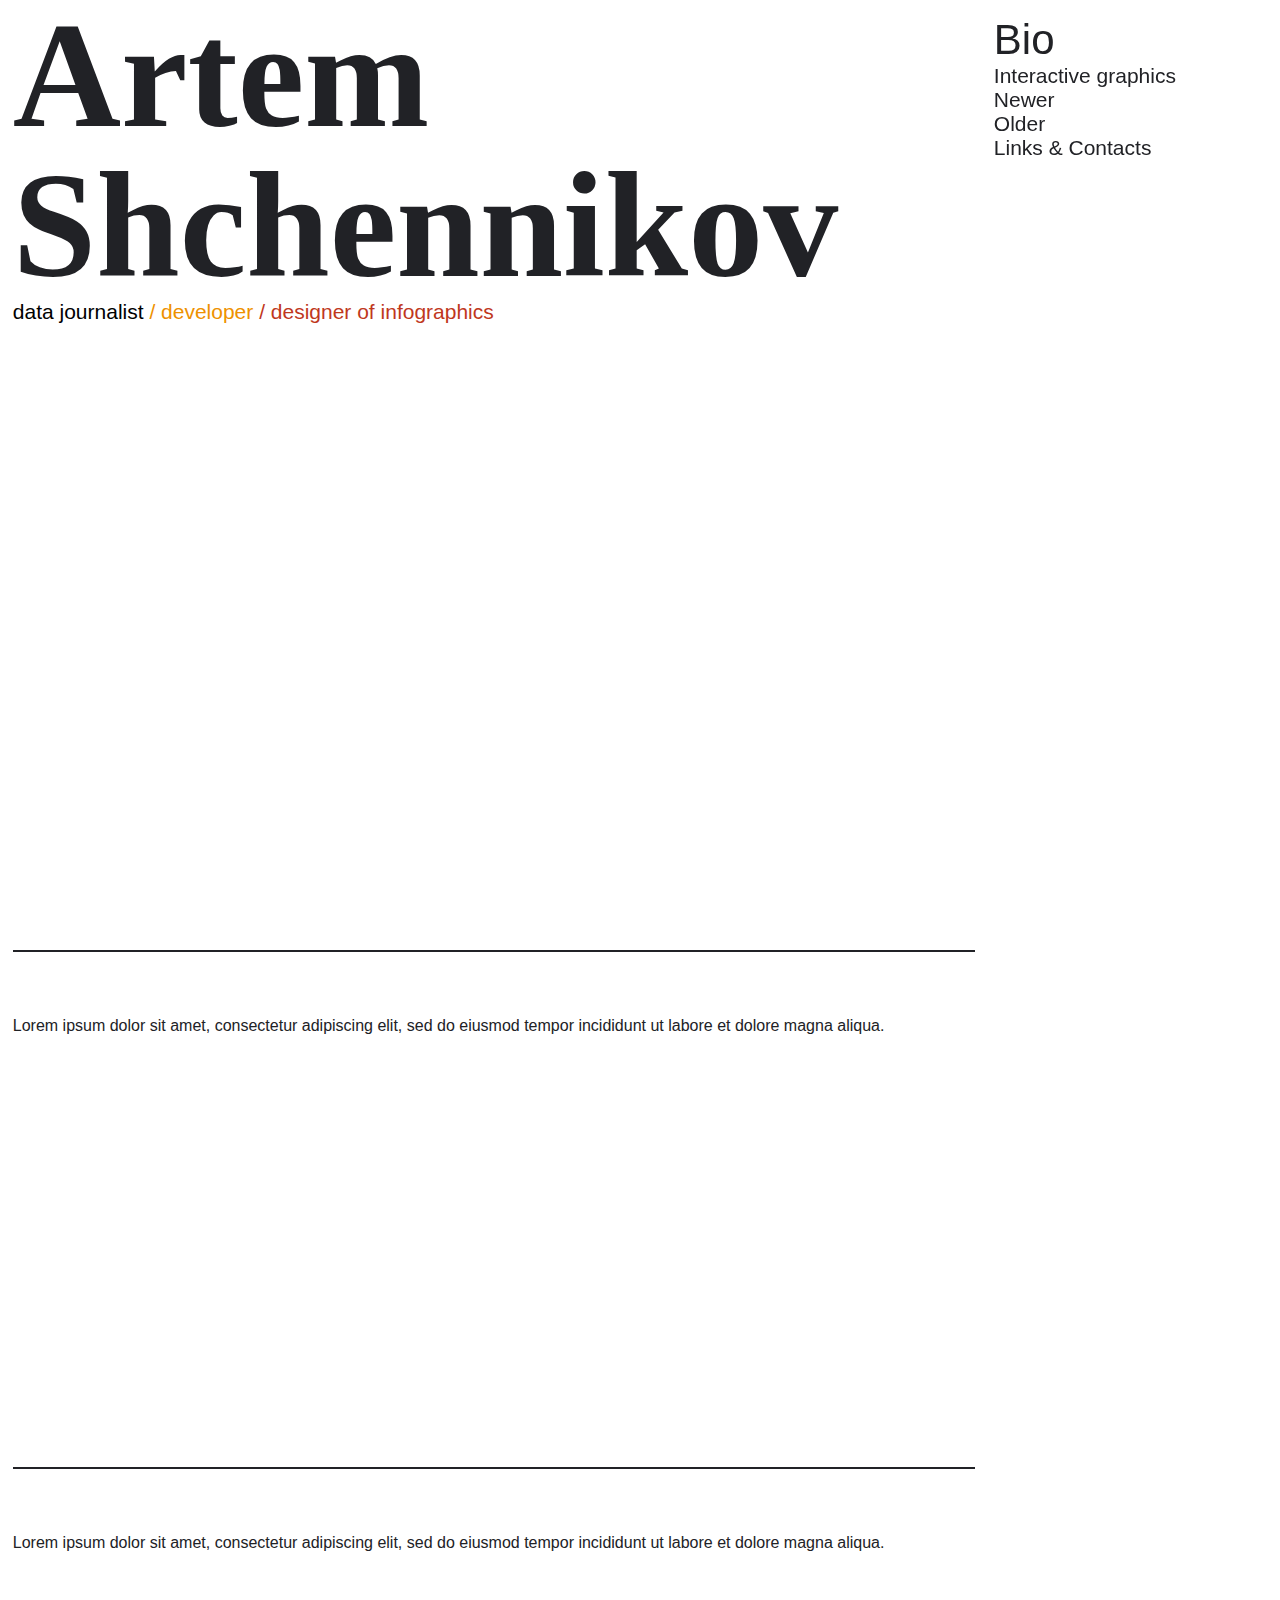
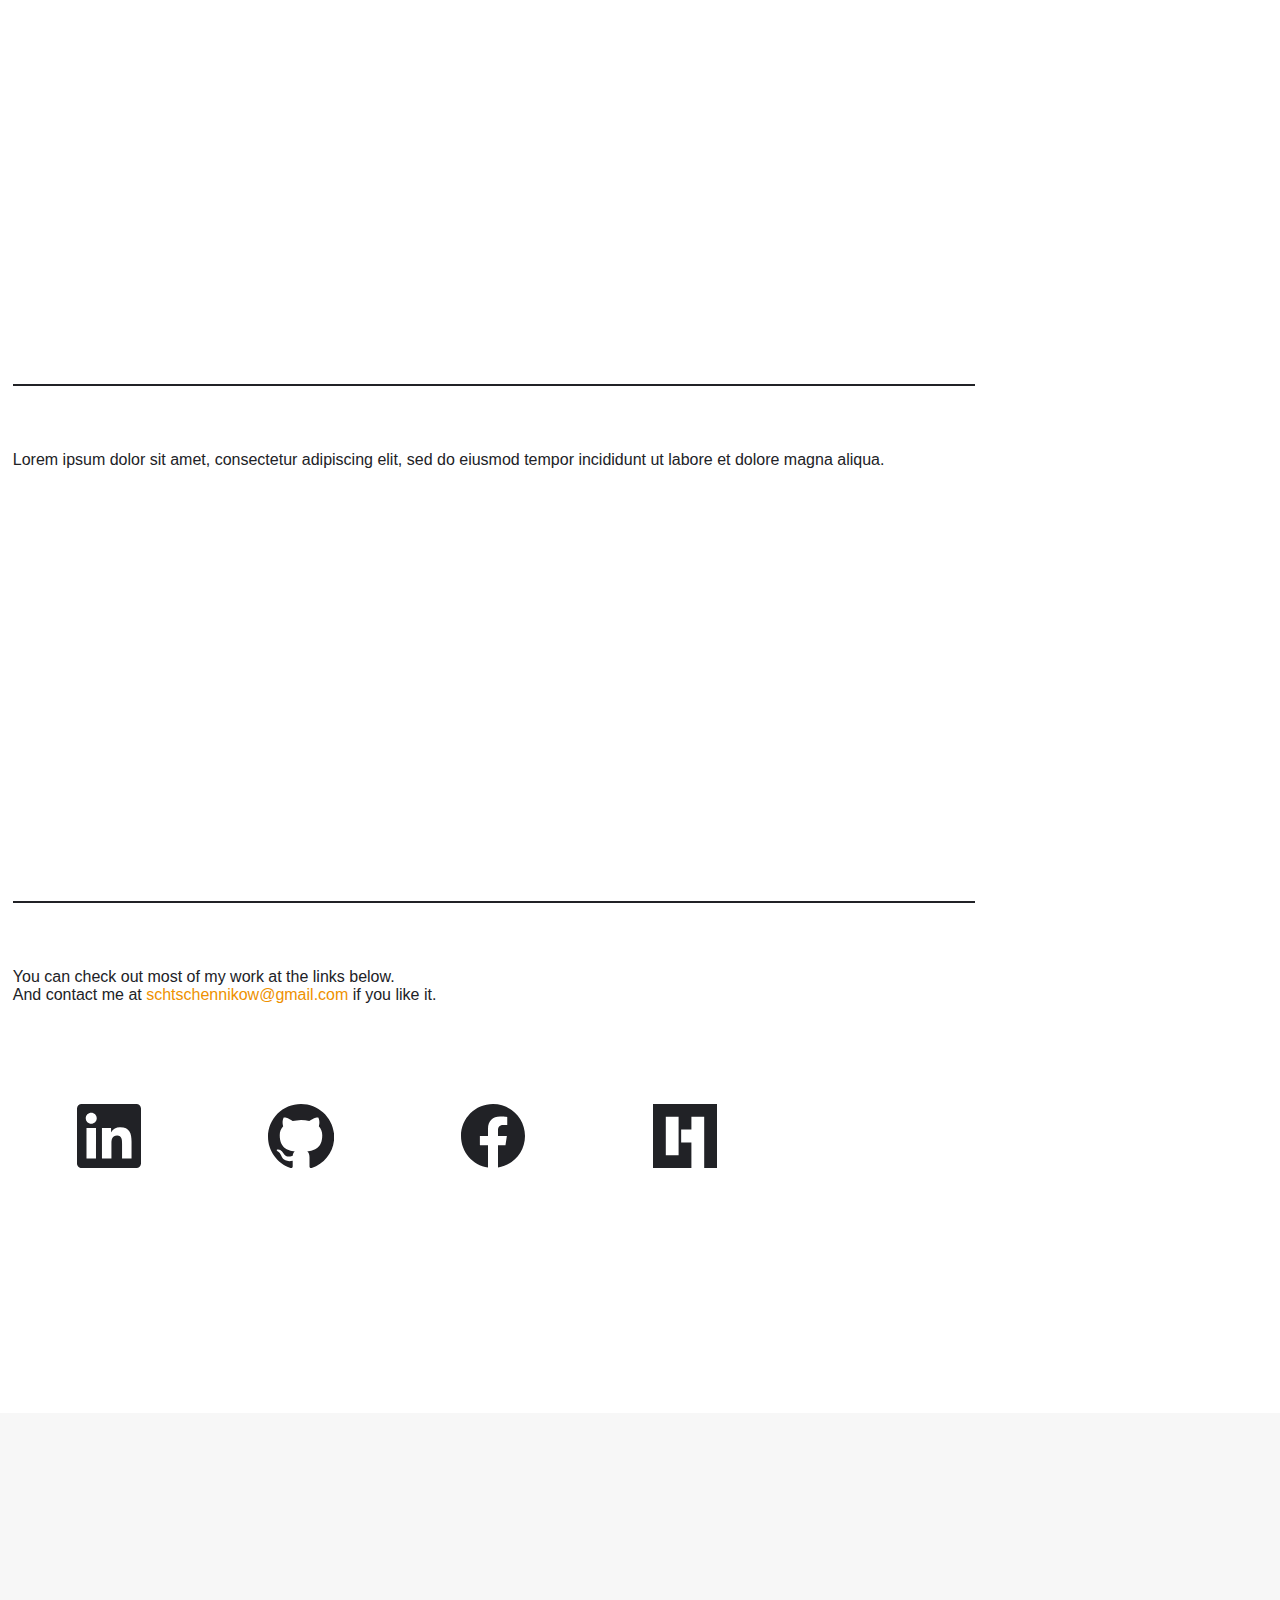
<file: docs/index.html>
<!DOCTYPE html>
<html lang="en">
<head>
    <title>Artem Shchennikov</title>
    <meta name="viewport" content="width=device-width, initial-scale=1">
    <meta name="description" content="Artem Shchennikov">
    <style> body { margin: 0; } </style>
    <link rel="preconnect" href="https://fonts.gstatic.com" crossorigin>
    <link rel="preconnect" href="https://fonts.googleapis.com">
    <link href="https://fonts.googleapis.com/css2?family=Amiri:wght@700&display=swap" rel="stylesheet">
    <link href="https://fonts.googleapis.com/css2?family=Roboto:wght@400;700&display=swap" rel="stylesheet">
    <link rel="stylesheet" href="style.css">
    <script src="https://code.jquery.com/jquery-3.5.0.js"></script>
</head>
<body>

    <div id="limb"></div>

    <div id="mainContent">
        <div id="menu">

            <div id="menuFix">
                <ul>
                    <li id="li0" class="mli intText textBig">Bio</li>
                    <li id="li1" class="mli intText textSmall">Interactive graphics</li>
                    <li id="li2" class="mli intText textSmall">Newer</li>
                    <li id="li3" class="mli intText textSmall">Older</li>
                    <li id="li4" class="mli intText textSmall">Links & Contacts</li>
                </ul>

                <!-- <div id="infoFix"> -->
                <div id="info">
                    <span class="textSmall bl">
                        About:
                    </span>
                    <br>
                    <span id="infoText" class="textSmaller bl">
                    </span>
                </div>
                <!-- </div> -->

            </div> 

        </div>

        <div id="content">

            <div id="showConteiner">
                <div id="showConteinerDiv">
                    <img id="showImg" alt="">
                    <div id="la" class="hiddenIteractives la"><span class="textBiger intTextWh la">&#60;</span></div>
                    <div id="ra" class="hiddenIteractives ra"><span class="textBiger intTextWh ra">&#62;</span></div>
                    <!-- <div id="x" class="hiddenIteractives"><span class="textBig intTextWh">✕</span></div> -->
                </div>
            </div>

            <div  id="li0div" class="lidiv">
                <h1 class="bl">Artem Shchennikov</h1>
                <dif id="bio" class="textSmall">
                    <span>data journalist</span><span class="or"> / developer</span><span class="red"> / designer of infographics</span>
                    
                </dif>
                <!-- <div id="like_button_container"></div> -->
            </div>

            <!-- <script src="https://unpkg.com/react@17/umd/react.development.js" crossorigin></script>
            <script src="https://unpkg.com/react-dom@17/umd/react-dom.development.js" crossorigin></script>
            <script src="like_button.js"></script> -->

            <hr size="2" color="#212226"/>

            <div id="li1div" class="lidiv">
                <h2>Interactive graphics</h2>
                <div class="subHeader">
                    <span class="textSmaller bl">
                        Lorem ipsum dolor sit amet, consectetur adipiscing elit, sed do eiusmod tempor incididunt ut labore et dolore magna aliqua.
                    </span>
                </div>
                <div id="li1divCntnt" class="col2">
                </div>
            </div>

            <hr size="2" color="#212226"/>

            <div id="li2div" class="lidiv">
                <h2>Newer</h2>
                <div class="subHeader">
                    <span class="textSmaller  bl">
                        Lorem ipsum dolor sit amet, consectetur adipiscing elit, sed do eiusmod tempor incididunt ut labore et dolore magna aliqua.
                    </span>
                </div>
                <div id="li2divCntnt" class="col4">
                </div>
            </div>

            <hr size="2" color="#212226"/>

            <div id="li3div" class="lidiv">
                <h2>Older</h2>
                <div class="subHeader">
                    <span class="textSmaller bl">
                        Lorem ipsum dolor sit amet, consectetur adipiscing elit, sed do eiusmod tempor incididunt ut labore et dolore magna aliqua.
                    </span>
                </div>
                <div id="li3divCntnt" class="col4">

                </div>
            </div>

            <hr size="2" color="#212226"/>

            <div id="li4div" class="lidiv">
                <h2>Links & Contacts</h2>
                <div class="subHeader">
                    <span class="textSmaller bl">
                        You can check out most of my work at the links below.<br>And contact me at <a href="mailto:schtschennikow@gmail.com">schtschennikow@gmail.com</a> if you like it.
                    </span>
                </div>
                <div id="logo">
                    <a href="https://www.linkedin.com/in/schtschennikow/" rel="noreferrer" target="_blank"><img src="./pics/in_logo.svg" class="logo" alt="linkedin"></a>
                    <a href="https://github.com/NovayaData" rel="noreferrer" target="_blank"><img src="./pics/gh_logo.svg" class="logo" alt="github"></a>
                    <a href="https://www.facebook.com/schtschennikow/" rel="noreferrer" target="_blank"><img src="./pics/f_logo.svg" class="logo" alt="facebook"></a>
                    <a href="https://novayagazeta.ru/authors/103595" rel="noreferrer" target="_blank"><img src="./pics/ng_logo.svg" class="logo" alt="novayagazeta"></a>
                    <a href="https://t.me/new_data" rel="noreferrer" target="_blank"><img src="./pics/dd_logo.svg" class="logo" alt="novayagazeta_data"></a>
                </div>
            </div>
        </div>
        
    </div>

    <script src="main.js">
    </script>
    
</body>
</html>
</file>
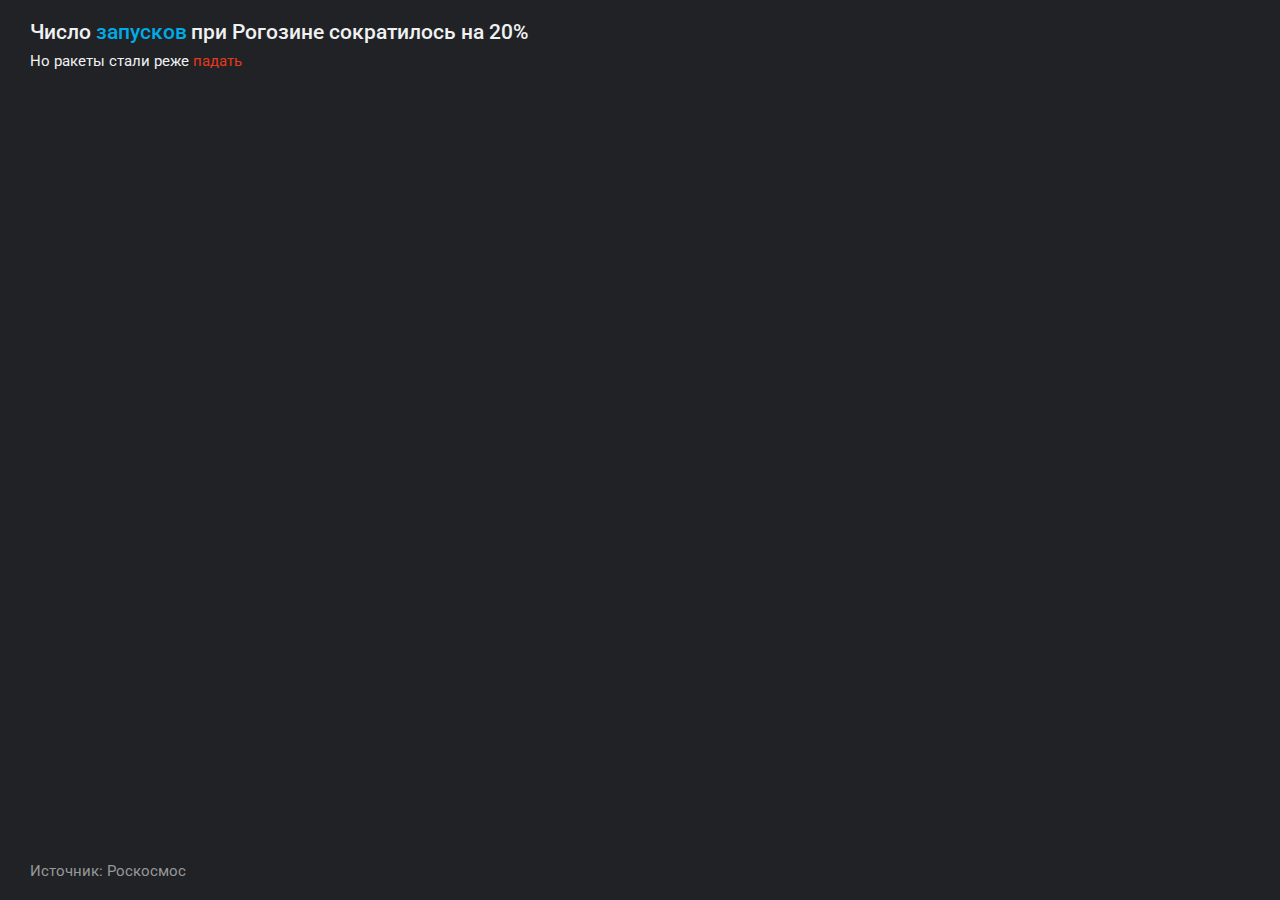
<file: docs/PictorialChart0001/index.html>
<head>
    <meta name="viewport" content="width=device-width, initial-scale=1" charset="utf-8">
    <style> body { margin: 0; } </style>
    <link rel="preconnect" href="https://fonts.gstatic.com">
    <link href="https://fonts.googleapis.com/css2?family=Roboto:wght@400;500&display=swap" rel="stylesheet">
    <link href="https://fonts.googleapis.com/css2?family=Lora&display=swap" rel="stylesheet">
    <link rel="stylesheet" href="style.css">
    <script src="https://d3js.org/d3.v6.min.js"></script>
</head>
<body bgcolor="#212226">
    <div id="header">
        <span class="textBig dark">Число </span>
        <span class="textBig ngblue">запусков</span>
        <span class="textBig dark"> при Рогозине сократилось на 20%</span>
    </div>

    <div id="lid">
        <span class="textSmall dark">Но ракеты стали реже </span>
        <span class="textSmall ngred">падать</span>
    </div>

    <div id="soso">
        <span class="textSmall textSoso">Источник: Роскосмос</span>
    </div>
    
    <div id="container">
        <div id="chart" style = "width: 100%; height: 100%;">
            <script>

                var W = document.getElementById('container').clientWidth,
                    H = document.getElementById('container').clientHeight;

                var margins = {
                    mobile : {
                        top: 84, 
                        bottom: 62, 
                        right: 25,
                        left: 40,
                        xy:12,
                        sc:1.25,
                        lsc:14,
                        lsb:10,
                        lw:0-W/2+88
                    },
                        desktop : {
                        top: 84, 
                        bottom: 65, 
                        right: 45,
                        left: 60,
                        xy:24,
                        sc:1.5,
                        lsc:14,
                        lsb:20,
                        lw:W/2-110
                    }};

                var margin;

                if (H>W) {
                    margin = margins.mobile;
                } else {
                    margin = margins.desktop;
                }

                var width = W - margin.left - margin.right,
                    height = H - margin.top - margin.bottom;

                // var parseTime = d3.timeParse("%Y");
                
                var svg = d3.select("#chart").append("svg")
                    .attr("width", W)
                    .attr("height", H)
                    .append("g");

                var defs = svg.append("defs");

                var gradient = defs.append("linearGradient")
                    .attr("id", "svgGradient")
                    .attr("x1", "50%")
                    .attr("x2", "50%")
                    .attr("y1", "0%")
                    .attr("y2", "450%");

                gradient.append("stop")
                    .attr('class', 'start')
                    .attr("offset", "12%")
                    .attr("stop-color", "#212226")
                    .attr("stop-opacity", 1);

                gradient.append("stop")
                    .attr('class', 'end')
                    .attr("offset", "100%")
                    .attr("stop-color", "#006CE5")
                    .attr("stop-opacity", 1);

                svg
                    .append("rect")
                    .attr("width", W)
                    .attr("height", H)
                    .attr("fill", "url(#svgGradient)");

                var focus = svg.append("g");
                focus
                    .attr("width", width)
                    .attr("height", height)
                    
                    .attr("transform", `translate(${margin.left},${margin.top})`);

                Promise.all([
                    d3.csv("../data/PictorialChart0001/rockets.csv"),
                    d3.xml("../pics/rocket.svg"),
                    d3.xml("../pics/LogoGrey.svg")
                ]).then(([data, rocketPic, logo]) => {

                    var rocketsData = [];

                    data.forEach(
                        function(d) {
                            d.year = d3.timeParse("%Y")(d.year);
                            d.failed = parseInt(d.failed);
                            d.successful = parseInt(d.successful);
                            d.total = parseInt(d.total);

                            for (let i = 0; i < d.failed; i++) {
                                let rocket = {
                                        year : d3.timeFormat("%Y")(d.year),
                                        date : d.year,
                                        id : i,
                                        type : "failed"
                                    };
                                rocketsData.push( rocket );
                            };

                            for (let i = d.failed; i < d.failed+d.successful ; i++) {
                                let rocket = {
                                        year : d3.timeFormat("%Y")(d.year),
                                        date : d.year,
                                        id : i,
                                        type : "successful"
                                    };
                                rocketsData.push( rocket );
                            };
                    });

                    for (let i = 0; i < 50; i++) {
                        svg
                            .append("circle")
                            .attr("r", Math.random() * (1 - 0.1) + 0.1)
                            .attr("opacity", Math.random() * (0.75 - 0.1) + 0.1)
                            .attr("fill", "#ffffff")
                            .attr("cy", Math.random() * (H*0.5 - 0) + 0 )
                            .attr("cx", Math.random() * (0 - W) + W );
                    };

                    var xMax = d3.max(rocketsData, function(d) { return d.date; });
                    var xMin = d3.min(rocketsData, function(d) { return d.date; });

                    var yMax = d3.max(data, function(d) { return d.total; });

                    var x = d3.scaleTime()
                        .range([0, width])
                        .domain([xMin, xMax]);

                    var xx = focus
                        .append("g")
                        .attr("class", "axP ax")
                        .attr("opacity", 1)
                        .attr("transform", `translate(0,${height})`)
                        .call(d3.axisBottom(x).tickSize(0).ticks(d3.timeYear.every()).tickFormat(d3.timeFormat('%Y')));
                    
                    xx.selectAll("text")
                        .attr("alignment-baseline", "alphabetic")
                        .attr("text-anchor", "middle");

                    var yG = d3.scaleLinear()
                        .range([height, 0])
                        .domain([0, yMax+1]);

                    var y = d3.scaleLinear()
                        .range([height, 0])
                        .domain([-1, yMax]);

                    var yx = focus
                        .append("g")
                        .attr("class", "axP ax")
                        .attr("opacity", 1)
                        .call(d3.axisLeft(y).tickSize(12.5).ticks(yMax).tickFormat(
                            d => { if ( (d+1) % 5 == 0 && (d+1)!= 0 ) { return d+1 } }
                        ));

                    xx.selectAll("text").attr("class", "textSmaller dark");
                    yx.selectAll("text").attr("class", "textSmaller dark");

                    var yG = focus
                        .append("g")	
                        .attr("class", "axP axG")
                        .call(d3.axisLeft(yG).ticks(5).tickSize(-width))

                    yG.selectAll("text").attr("opacity", 0);
                    yG.selectAll("line")
                        .attr("stroke-width", 1)
                        .attr("opacity", 0.08)
                        .attr("stroke", function(d, i) { 
                            if (i == 0) { 
                                return "#212226";
                            } else {
                                return "#979899"
                            }  
                        });

                    if (H>W) {
                        xx.selectAll("text").filter( function(d, i) { if (i%2==0) { return d; } } ).attr("opacity", 0)
                    }

                    focus.selectAll(".axP").selectAll("path").attr("opacity", 0);
                    focus.selectAll(".ax").selectAll("line").attr("opacity", 0);

                    var rockets = focus.append("g");

                    function getColor(type) {
                        if (type=="failed") {
                            return "#E5381D";
                        } else {
                            return "#00ace5";
                        }
                    };

                    var logoIn = svg.append("g")
                        .append('svg')
                        .attr("id", "logo")
                        .attr('height', margin.lsc)
                        .attr('x', margin.lw)
                        .attr('y', H-margin.lsc-margin.lsb)
                        .append(
                            () => logo.documentElement
                        );

                    r = rocketPic.documentElement.getElementById("v2").getAttribute("d");

                    function addRocket(path) {
                        path.append("g")
                            .selectAll(".point")
                            .data(rocketsData)
                            .enter()
                            .append('path')
                            .attr("class", "oneYear")
                            .attr("d", r)
                            .attr('transform', d => { 
                                let xxx = x(d.date)-3; 
                                let yyy = y(0)-6;
                                return `translate(${xxx},${yyy}) scale(${margin.sc})`
                            })
                            .attr("fill", d => { return getColor(d.type) })
                            .attr("opacity", 0)
                            .transition()
                            .duration( d => { return (d.id+1 * 25000) / (d.id+1 * 10) } )
                            .delay( d => { return (d.id+1 * 10000) / (d.id+1 * 10) } )
                            .attr('transform', d => { 
                                let xxx = x(d.date)-3; 
                                let yyy = y(d.id)-9;
                                return `translate(${xxx},${yyy}) scale(${margin.sc})` 
                            })
                            .attr("opacity", 1)
                    };

                    rockets.call(addRocket)

                });
                
            </script>
        </div>
    </div>
</body>
</file>
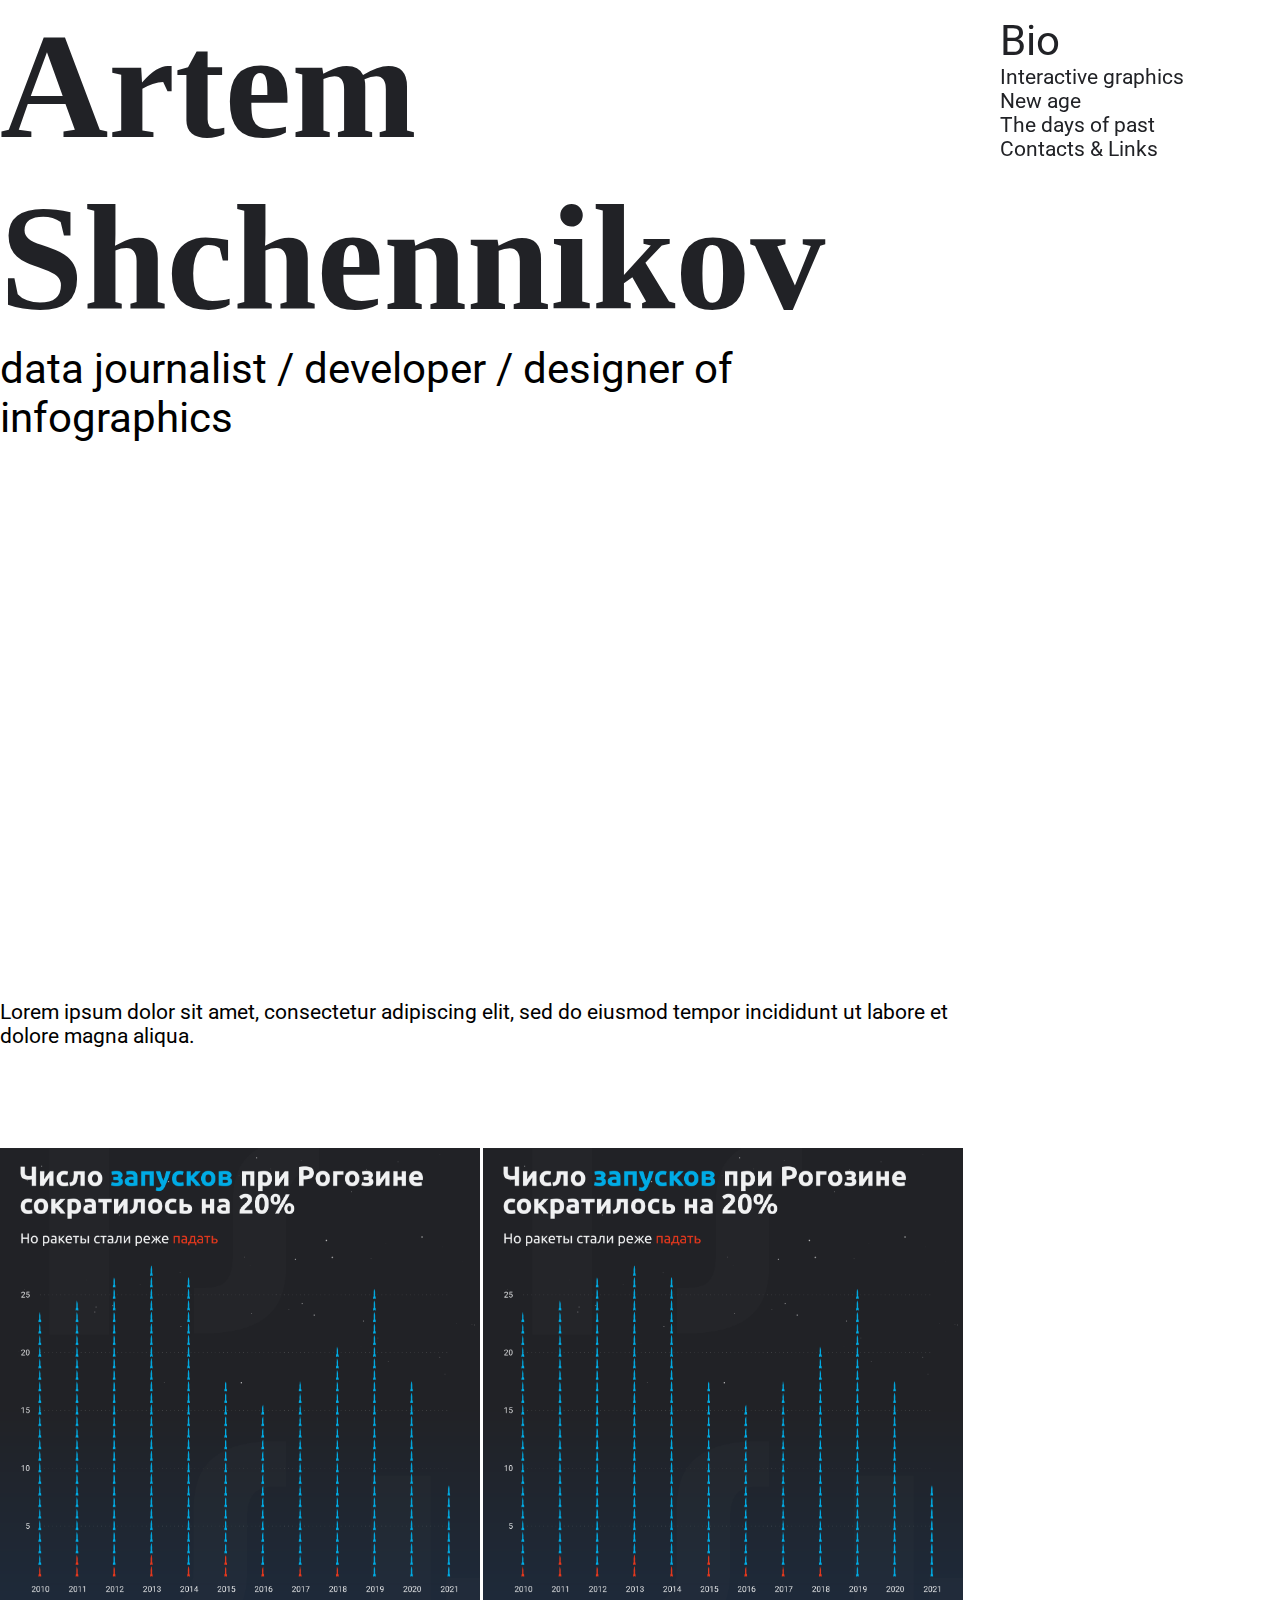
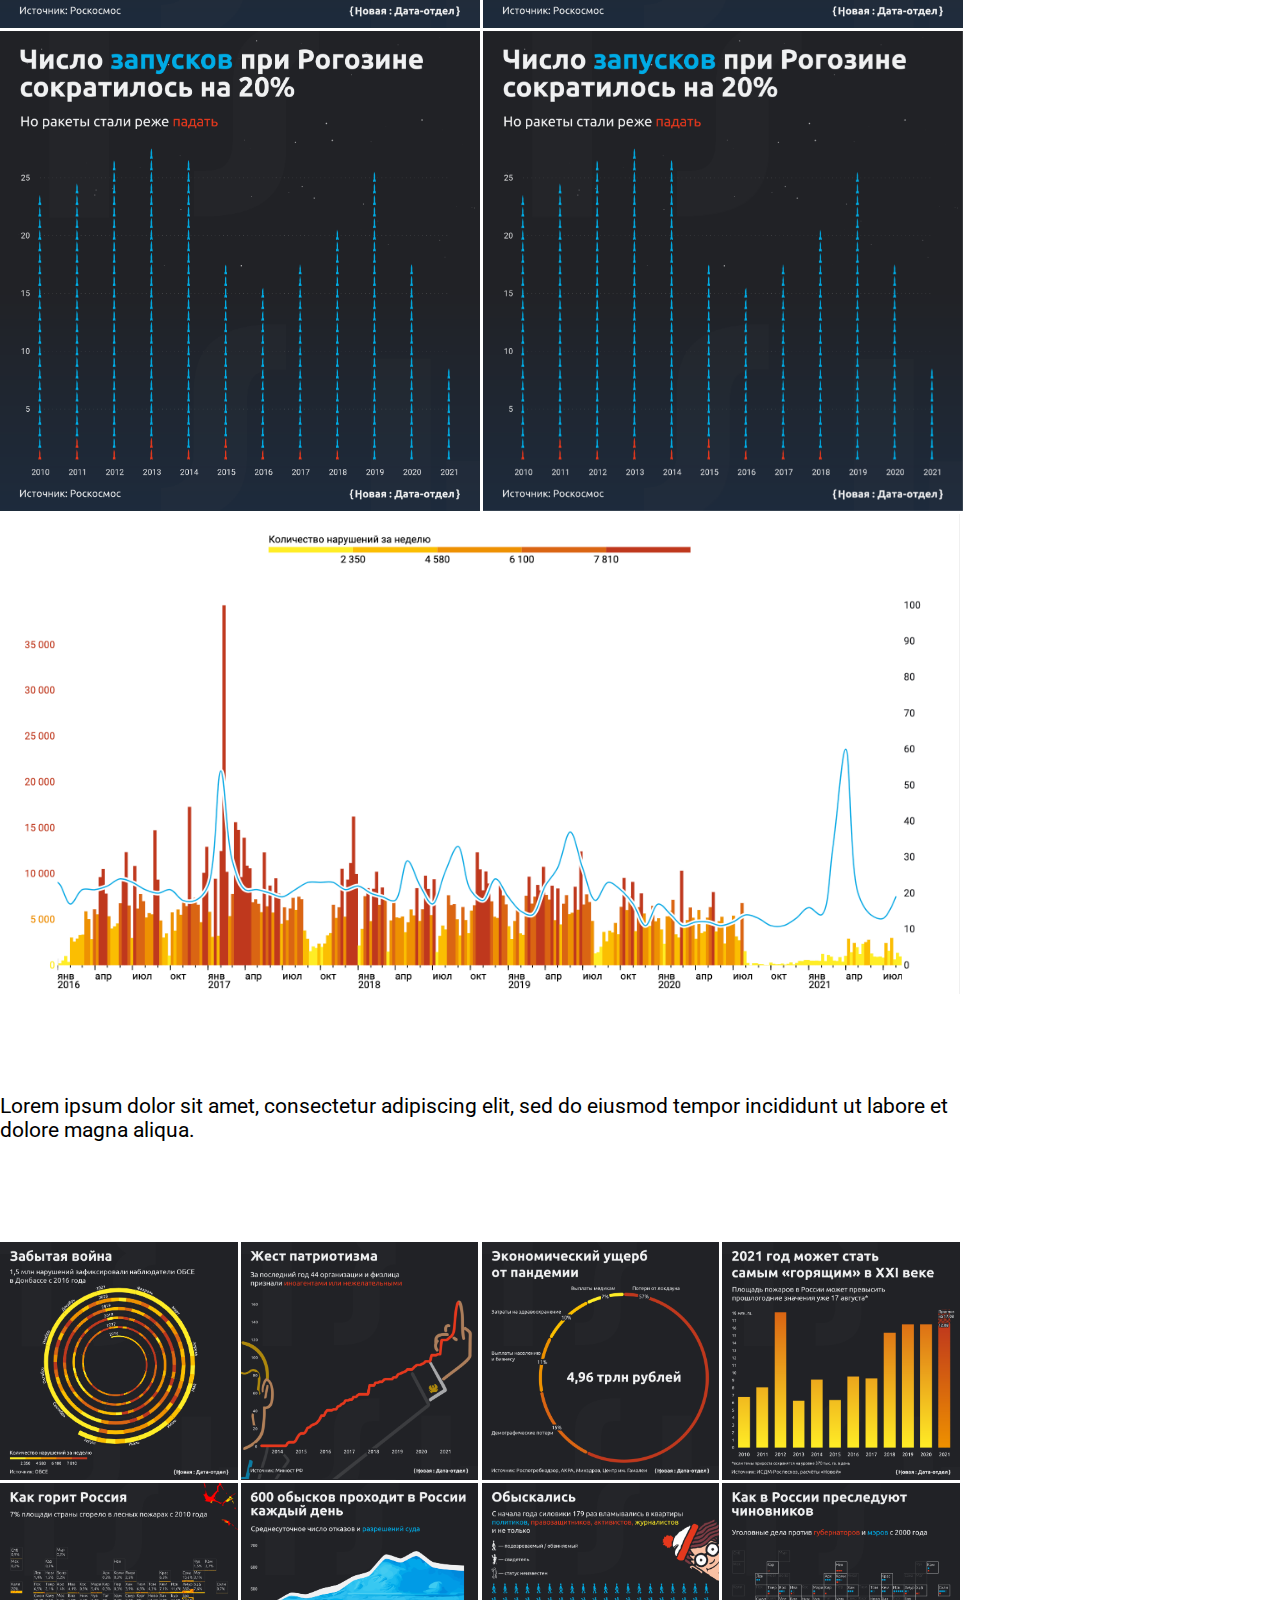
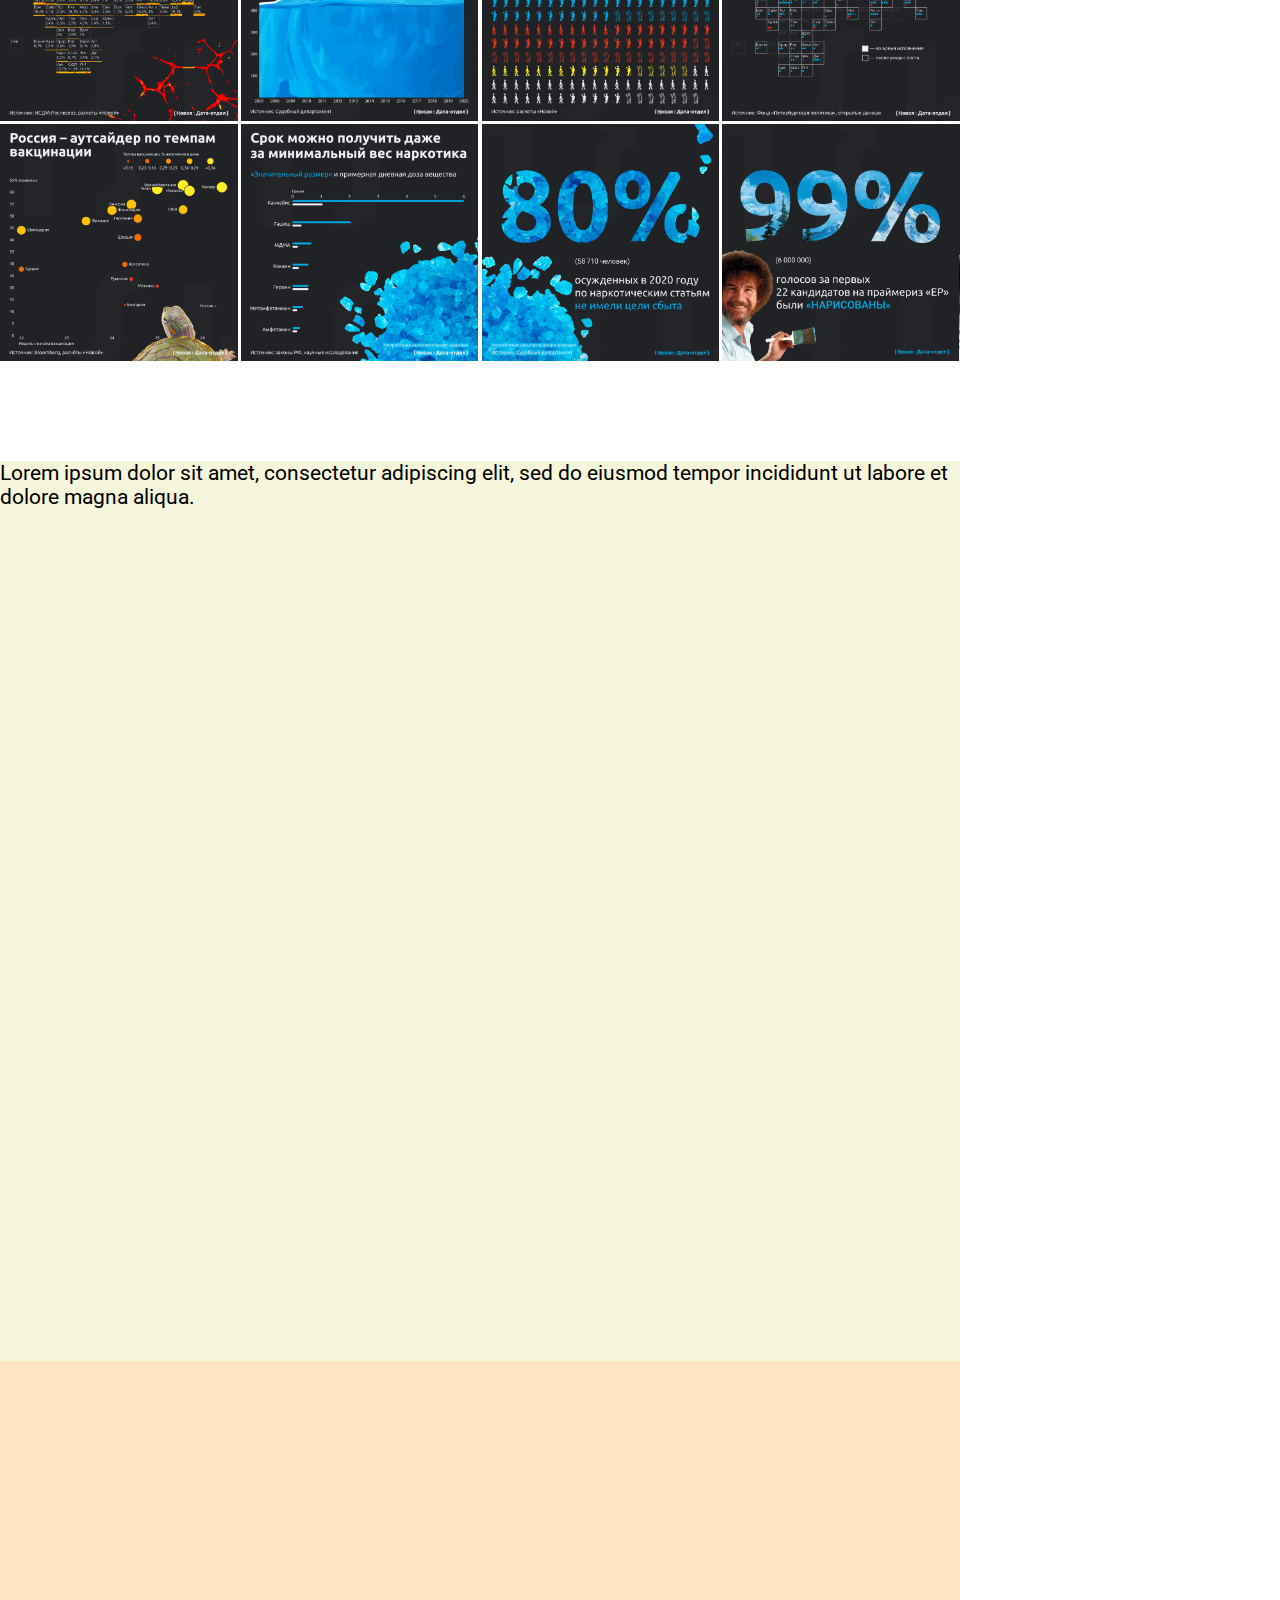
<file: docs/Schtschennikow/index.html>
<head>
    <title>Artem Shchennikov</title>
    <meta name="viewport" content="width=device-width, initial-scale=1">
    <style> body { margin: 0; } </style>
    <link rel="preconnect" href="https://fonts.gstatic.com" crossorigin>
    <link rel="preconnect" href="https://fonts.googleapis.com">
    <link href="https://fonts.googleapis.com/css2?family=Amiri:wght@700&display=swap" rel="stylesheet">
    <!-- <link href="https://fonts.googleapis.com/css2?family=Libre+Baskerville:wght@700&display=swap" rel="stylesheet"> -->
    <link href="https://fonts.googleapis.com/css2?family=Roboto:wght@400;700&display=swap" rel="stylesheet">
    <link rel="stylesheet" href="style.css">
    <script src="https://code.jquery.com/jquery-3.5.0.js"></script>
</head>
<body>

    <!-- <div id="main"> -->
    <div id="menu">
        <ul id="menuUi">
            <li id="li0" class="mli intText textBig bl">Bio</li>
            <li id="li1" class="mli intText textSmall bl">Interactive graphics</li>
            <li id="li2" class="mli intText textSmall bl">New age</li>
            <li id="li3" class="mli intText textSmall bl">The days of past</li>
            <li id="li4" class="mli intText textSmall bl">Contacts & Links</li>
        </ul>
    </div>

    <div id="content">

        <div  id="li0div" class="lidiv">
            <h1 class="bl">Artem Shchennikov</h1>
            <dif id="bio">
                <span class="textBig">
                    data journalist / developer / designer of infographics
                </span>
            </dif>
        </div>

        <div id="li1div" class="lidiv">
            <div class="subHeader">
                <span class="textSmall">
                    Lorem ipsum dolor sit amet, consectetur adipiscing elit, sed do eiusmod tempor incididunt ut labore et dolore magna aliqua.
                </span>
            </div>
            <div id="li1divCntnt">
            </div>
        </div>

        <div id="li2div" class="lidiv">
            <div class="subHeader">
                <span class="textSmall">
                    Lorem ipsum dolor sit amet, consectetur adipiscing elit, sed do eiusmod tempor incididunt ut labore et dolore magna aliqua.
                </span>
            </div>
            <div id="li2divCntnt">
            </div>
        </div>

        <div id="li3div" class="lidiv">
            <div class="subHeader">
                <span class="textSmall">
                    Lorem ipsum dolor sit amet, consectetur adipiscing elit, sed do eiusmod tempor incididunt ut labore et dolore magna aliqua.
                </span>
            </div>
            <div id="li3divCntnt">

            </div>
        </div>

        <div id="li4div" class="lidiv">
        </div>

    </div>

    <script>
        
        // Run menu

        var test = true;

        $(document).on(
            "click", ".mli",  function() {

                test = false;

                $( ".mli" ).removeClass("textBig").addClass("textSmall");
                $( this ).removeClass("textSmall").addClass("textBig");

                disaredElement = $( `#${$( this ).attr("id")}div` )

                $('html, body').stop().animate({
                    scrollTop: disaredElement.offset().top
                }, 500);

                setTimeout(
                    function() {
                        test = true;
                    },
                    500
                );

            }
        );

        var lastId,
        scrollItems = $( ".lidiv" ).map(
            function() {
                return $(this).attr("id");
            }
        );

        $(window).scroll(function(){

            var fromTop = $(this).scrollTop() + $( "#menu" ).height()/2;
            
            var cur = scrollItems.map(function(){
                if ($(`#${this}`).offset().top < fromTop)
                return this;
            });
            
            id = cur[cur.length-1];
            
            if (lastId !== id) {
                lastId = id;

                if (test) {
                    $( ".mli" ).removeClass("textBig").addClass("textSmall");
                    $( `#${id.replace("div", "")}` ).removeClass("textSmall").addClass("textBig");
                };
            }                   
        });

        // Finish page

        var data = {};

        $.getJSON("./interactive_content.json", function(json) {
            
            $.each( json, function( i, val ) {

                ind = `g${i}`

                cntnr = $( "<div>", {
                    "id": `${ind}cntnr`,
                    "class": val.mode,
                    "style": `background-image: url('${val.pic}')`
                }).appendTo( "#li1divCntnt" );

                showCntnr = $( "<div>", {
                    "id": `${ind}showCntnr`,
                    "class": "showCntnr",
                    
                }).appendTo( cntnr );

                $( "<div>", {
                    "id": ind,
                    "class": "show textBig wh intTextWh",
                    "hidden": "true",

                    html: "Activate"
                }).appendTo( showCntnr );

                data[ind] = val.link;

            });

        });

        $.getJSON("./new_content.json", function(json) {
            
            $.each( json, function( i, val ) {

                ind = `g${i}`

                cntnr = $( "<div>", {
                    "id": `${ind}cntnr`,
                    "class": val.mode,
                    "style": `background-image: url('${val.pic}')`
                }).appendTo( "#li2divCntnt" );

            });

        });

        // Actions

        $(document).on(
            "mouseover", ".intText", function() {
                $( this ).removeClass("bl").addClass("red");
            }
        );
        $(document).on(
            "mouseleave", ".intText", function() {
                $( this ).removeClass("red").addClass("bl");
            }
        );

        $(document).on(
            "mouseover", ".intTextWh", function() {
                $( this ).removeClass("wh").addClass("red");
            }
        );
        $(document).on(
            "mouseleave", ".intTextWh", function() {
                $( this ).removeClass("red").addClass("wh");
            }
        );

        $(document).on(
            "mouseover", ".square, .rect", function() {
                $(`#${$( this ).attr("id").replace("cntnr", "")}`).removeAttr("hidden");
            }
        );
        $(document).on(
            "mouseleave", ".square, .rect", function() {
                $(`#${$( this ).attr("id").replace("cntnr", "")}`).attr("hidden", "ture");
            }
        );

        $(document).on(
            "click", ".show", function() {

                let curId = $( this ).attr("id");

                $( `#${curId}showCntnr` ).attr("hidden", "true");

                $( "<iframe>", {
                    "id": `${curId}intrctv`,
                    "height": "100%",
                    "width": "100%",
                    "class": "interGr",
                    "src": data[curId],
                    "frameborder": 0

                }).appendTo( $( `#${curId}cntnr` ) );

                $( "<span>", {
                    "id": `${curId}close`,
                    "class": "x textBig wh intTextWh",

                    html: "✕"

                }).appendTo( 
                    
                    $( "<div>", {
                        "class": "close"
                    }).appendTo( $( `#${curId}cntnr` ) )
                );
            }
        );

        $(document).on(
            "click", ".x",  function() {

                let curId = $( this ).attr("id");

                $( `#${curId.replace("close", "showCntnr")}` ).removeAttr("hidden");
                $( `#${curId.replace("close", "intrctv")}` ).remove();
                $( this ).remove();
                
            }
        );

    </script>
    <!-- </div> -->

</body>
</file>
<file: docs/style.css>
body {
    background-color: #f7f7f7;
}

h1 {
    font-family: 'Libre Baskerville', serif;
    margin: 0px; 
    padding: 0px;
    line-height: 1;
    font-weight:700;
    font-size: 50px;
    margin-bottom: 0;
}

li {
    cursor: pointer;
    list-style-type: none;
    z-index: 110;
}

ul {
    width: 90%;
    margin-left: 21px;
    padding: 0;
    min-block-size: 30vh;
    /* background-color: crimson; */
}

iframe {
    position: relative;
    width: 100%;
    height: 100px;
    background-color: white;
}

h2 {
    -webkit-touch-callout: none;
    -webkit-user-select: none;
    -khtml-user-select: none;
    -moz-user-select: none;
    -ms-user-select: none;
    user-select: none;
    font-size: 42px;
    font-family: 'Roboto', sans-serif;
    font-weight:400;
}

#limb {
    position: fixed;
    width: 100vw;
    height: 100vh;
    display: none;
    background-color: white;
    opacity: 0.5;
    z-index: 100;
}

#showImg {
    -webkit-touch-callout: none;
    -webkit-user-select: none;
    -khtml-user-select: none;
    -moz-user-select: none;
    -ms-user-select: none;
    user-select: none;
    box-shadow: #212226 0px 0px 50px;
    max-width: 90vw;
}

#mainContent {
    position: relative;
    margin-left: auto;
    margin-right: auto;
    width: 100vw;
    max-width: 1400px;
    /* height: 100%; */
    background-color: white;
}

#content {
    position: relative;
    width: 98%;
    margin-left: 1%;
}

#showConteiner {
    position: fixed;
    display: none;
    justify-content : space-around;
    align-items: center;
    height: 100vh;
    z-index: 110;
}

#showConteinerDiv {
    position: relative;
    display: flex;
    flex-direction: row;
    flex-wrap: wrap;
    justify-content: center;
    align-items: center;
}

#ra {
    display: none;
    position: absolute;
    cursor: pointer;
    text-align: left;
    right: 0;
    height: 100%;
    width: 10%;
    justify-content: center;
    align-items: center;
}

#la {
    display: none;
    position: absolute;
    cursor: pointer;
    text-align: left;
    left: 0;
    height: 100%;
    width: 10%;
    justify-content: center;
    align-items: center;
}

/* #x {
    position: absolute;
    cursor: pointer;
    text-align: left;
    top: 0;
    right: 0;
    display: flex;
    justify-content: center;
    align-items: center;
} */

.hiddenIteractives {
    opacity: 0;
}

.hiddenIteractives:hover {
    opacity: 1;
}

.centerImg {
    -webkit-touch-callout: none;
    -webkit-user-select: none;
    -khtml-user-select: none;
    -moz-user-select: none;
    -ms-user-select: none;
    user-select: none;
}

#menu {
    position: absolute;
    display: none;
    margin-right: 1%;
    right: 0;
    top: 0;
    width: 23%;
    height: 100vh;
    z-index: 110;
    /* background-color: greenyellow; */
}

#menuFix {
    position: fixed;
    /* background-color: thistle; */
}

#info {
    position: absolute;
    height: 100%;
    left: 21px;
    visibility: hidden;
    margin-top: 42pt;
    /* background-color: lawngreen; */
}

#li0div {
    height: 100vh;
    /* background-color: wheat; */
}

#li4div {
    position: relative;
    height: 55vh;
    /* background-color: bisque; */
}

.col2 {
    /* position: relative; */
    display: grid;
    grid-template-columns: [column1] 1fr;
    grid-gap: 2.5px;
}

.cntnr {
    /* display: table-cell;  */
    /* vertical-align: middle;  */
    /* text-align: center; */

    position: relative;
    display: flex;
    flex-direction: row;
    flex-wrap: wrap;
    justify-content: center;
    align-items: center;
}

.col4 {
    /* position: relative; */
    display: grid;
    grid-template-columns: [column1] 1fr [column2] 1fr [column3] 1fr;
    grid-gap: 2.5px;
}

.lidiv {
    position: relative;
    min-height: 50vh;
}

hr {
    width: 100%;
    margin-top: 50px;
}

.subHeader {
    position: relative;
    margin-top: 15px;
    /* padding-top: 50px; */
    padding-bottom: 42px;
    /* background-color: gold; */
}

.textSmall {
    -webkit-touch-callout: none;
    -webkit-user-select: none;
    -khtml-user-select: none;
    -moz-user-select: none;
    -ms-user-select: none;
    user-select: none;
    font-size: 21px;
    font-family: 'Roboto', sans-serif;
    font-weight:400;
}

.textSmaller {
    -webkit-touch-callout: none;
    -webkit-user-select: none;
    -khtml-user-select: none;
    -moz-user-select: none;
    -ms-user-select: none;
    user-select: none;
    font-size: 16px;
    font-family: 'Roboto', sans-serif;
    font-weight:400;
}

.bl {
    color: #212226;
}

.red {
    color: #bf381d;
}

.wh {
    color: white;
}

.or {
    color: #ee9100;
}

.intText {
    color: #212226;
}
.intText:hover {
    color: #bf381d;
}

.intTextWh {
    color: white;
    text-shadow: -1px -1px 0 #212226, 1px -1px 0 #212226, -1px 1px 0 #212226, 1px 1px 0 #212226;
}
.intTextWh:hover {
    color: #bf381d;
    text-shadow: -1px -1px 0 #212226, 1px -1px 0 #212226, -1px 1px 0 #212226, 1px 1px 0 #212226;
}

.textBig {
    -webkit-touch-callout: none;
    -webkit-user-select: none;
    -khtml-user-select: none;
    -moz-user-select: none;
    -ms-user-select: none;
    user-select: none;
    font-size: 42px;
    font-family: 'Roboto', sans-serif;
    font-weight:400;
}

.textBiger {
    -webkit-touch-callout: none;
    -webkit-user-select: none;
    -khtml-user-select: none;
    -moz-user-select: none;
    -ms-user-select: none;
    user-select: none;
    font-size: 64px;
    font-family: 'Roboto', sans-serif;
    font-weight:400;
}

.square {
    position: relative;
    z-index: 90;
}

.squareSmall {
    cursor: pointer;
    position: relative;
    z-index: 90;
}

.rect {
    position: relative;
    z-index: 90;
    grid-column: span 1;
}

.showCntnr {
    position: relative;
    display: flex;
    flex-direction: row;
    flex-wrap: wrap;
    justify-content: center;
    align-items: center;
    bottom: 0;
    z-index: 100;
}

.show {
    position: absolute;
    z-index: 100;
    cursor: pointer;
}

.x {
    -webkit-touch-callout: none;
    -webkit-user-select: none;
    -khtml-user-select: none;
    -moz-user-select: none;
    -ms-user-select: none;
    user-select: none;
    text-align: right;
    cursor: pointer;
}

.close {
    position: absolute;
    top: 0px;
    right: 7px;
    z-index: 100;
}

.info {
    margin-left: 21px;
}

#logo {
    display: grid;
    grid-template-columns: 1fr 1fr 1fr 1fr 1fr;
    text-align: center;
}

.logo {
    height: 64px;
    margin: auto;
}

a:link, a:active, a:visited {
    color: #ee9100;
    text-decoration: none;
}

a:hover {
    color: #bf381d;
    text-decoration: none;
}


@media (min-width: 700px) {
    h1 {
        font-size: 150px
    }

    h2 {
        display: none;
    }

    .col4 {
        grid-template-columns: repeat(4, 1fr);
    }

    #content {
        width: 75%;
    }

    #li1divCntnt {
        grid-template-columns: repeat(2, 1fr);
    }

    .rect {
        grid-column: span 2;
    }

    #showImg {
        max-height: 710px;
        height: 90%;
        max-width: auto;
    }

    #menu {
        display: flex;
    }

    #la, #ra {
        display: flex;
    }

    .subHeader {
        position: relative;
        margin-top: 15px;
        padding-top: 50px;
        padding-bottom: 100px;
    }
}
</file>
<file: docs/PictorialChart0001/style.css>
@-moz-document url-prefix() {
html{
    scrollbar-width: none;
}
}
body {
    margin: 0;
    scrollbar-width: none;
    -ms-overflow-style: none;
    overflow-y: scroll;
}
body::-webkit-scrollbar {
    width: 0px;
    background: transparent;
}

#lid {
    position: absolute;
    margin-top: 63px;
    margin-left: 10px;
    color: #494a4d;
}

#header {
    position: absolute;
    margin-top: 10px;
    margin-left: 10px;
    -webkit-touch-callout: none;
    -webkit-user-select: none;
    -khtml-user-select: none;
    -moz-user-select: none;
    -ms-user-select: none;
    user-select: none;
}

#soso {
    position: absolute;
    left: 10;
    bottom: 26;
    color: #979899;
}

.textBig {
    font-size: 21px;
    font-family: 'Roboto', sans-serif;
    font-weight:500;
}

.dark {
    color: #f0f1f2;
}

.ngblue {
    color: #00ace5;
}

.ngred {
    color: #E5381D;
}

.textSmall {
    -webkit-touch-callout: none;
    -webkit-user-select: none;
    -khtml-user-select: none;
    -moz-user-select: none;
    -ms-user-select: none;
    user-select: none;
    font-size: 15px;
    font-family: 'Roboto', sans-serif;
    font-weight:400;
}

.textSmaller {
    -webkit-touch-callout: none;
    -webkit-user-select: none;
    -khtml-user-select: none;
    -moz-user-select: none;
    -ms-user-select: none;
    user-select: none;
    font-size: 12px;
    font-family: 'Roboto', sans-serif;
    font-weight:400;
}

@media (min-width: 700px) {
    #header {
        margin-top: 20px;
        margin-left: 30px;
    }
    
    #lid {
        margin-top: 52px;
        margin-left: 30px;
    }

    #soso {
        left: 30px;
        bottom: 20px;
    }

    .textSoso {
        font-size: 15px;
    }
}
</file>
<file: docs/Schtschennikow/style.css>
h1 {
    font-family: 'Libre Baskerville', serif;
    /* font-family: 'Amiri', serif; */
    font-weight:700;
    font-size: 150px;
    margin-bottom: 0;
}

li {
    list-style-type: none;
}

iframe {
    background-color: white;
}

#content {
    width: 75vw;
}

#li0div {
    height: 100vh;
    /* background-color: wheat; */
}

/* #li2div {
    height: 100vh;
    background-color: wheat;
} */

#li3div {
    height: 100vh;
    background-color: beige;
}

#li4div {
    height: 55vh;
    background-color: bisque;
}

#menu {
    position: fixed;
    right: 0;
    top: 0;
    width: 25vw;
    height: 100vh;
    /* background-color: thistle; */
}

#li1divCntnt {
    position: relative;
    display: grid;
    grid-template-columns: [column1] 1fr [column2] 1fr;
    grid-gap: 0.25vw;
}

#li2divCntnt {
    position: relative;
    display: grid;
    grid-template-columns: [column1] 1fr [column2] 1fr [column3] 1fr [column3] 1fr;
    grid-gap: 0.25vw;
}

.lidiv {
    position: relative;
}

.subHeader {
    position: relative;
    margin-top: 100;
    margin-bottom: 100;
}

.textSmall {
    -webkit-touch-callout: none;
    -webkit-user-select: none;
    -khtml-user-select: none;
    -moz-user-select: none;
    -ms-user-select: none;
    user-select: none;
    font-size: 21px;
    font-family: 'Roboto', sans-serif;
    font-weight:400;
}

.textSmaller {
    -webkit-touch-callout: none;
    -webkit-user-select: none;
    -khtml-user-select: none;
    -moz-user-select: none;
    -ms-user-select: none;
    user-select: none;
    font-size: 15px;
    font-family: 'Roboto', sans-serif;
    font-weight:400;
}

.bl {
    color: #212226;
}

.red {
    color: #bf381d;
}

.wh {
    color: white;
}

.textBig {
    -webkit-touch-callout: none;
    -webkit-user-select: none;
    -khtml-user-select: none;
    -moz-user-select: none;
    -ms-user-select: none;
    user-select: none;
    font-size: 42px;
    font-family: 'Roboto', sans-serif;
    font-weight:400;
}

.square {
    position: relative;
    width: 37.5vw; 
    height: 37.5vw;
    background-size: contain;
    /* background-color: bisque; */
}

.squareSmall {
    position: relative;
    width: 18.56vw; 
    height: 18.56vw;
    background-size: contain;
}

.rect {
    position: relative;
    width: 75vw; 
    height: 37.5vw;
    grid-column: span 2;
    background-size: contain;
    /* background-color: peru; */
}

.showCntnr {
    position: absolute;
    bottom: 0;
    width: 100%;
    background-color: #212226;
    z-index: 100;
}

.show {
    margin: 10px;
    text-align: center;
    /* text-shadow: -1px -1px 0 #212226, 1px -1px 0 #212226, -1px 1px 0 #212226, 1px 1px 0 #212226; */
}

.x {
    -webkit-touch-callout: none;
    -webkit-user-select: none;
    -khtml-user-select: none;
    -moz-user-select: none;
    -ms-user-select: none;
    user-select: none;
    text-align: right;
    text-shadow: -1px -1px 0 #212226, 1px -1px 0 #212226, -1px 1px 0 #212226, 1px 1px 0 #212226;
    /* background-color: #212226; */
}

.close {
    position: absolute;
    top: 0px;
    right: 7px;
    z-index: 100;
}
</file>
